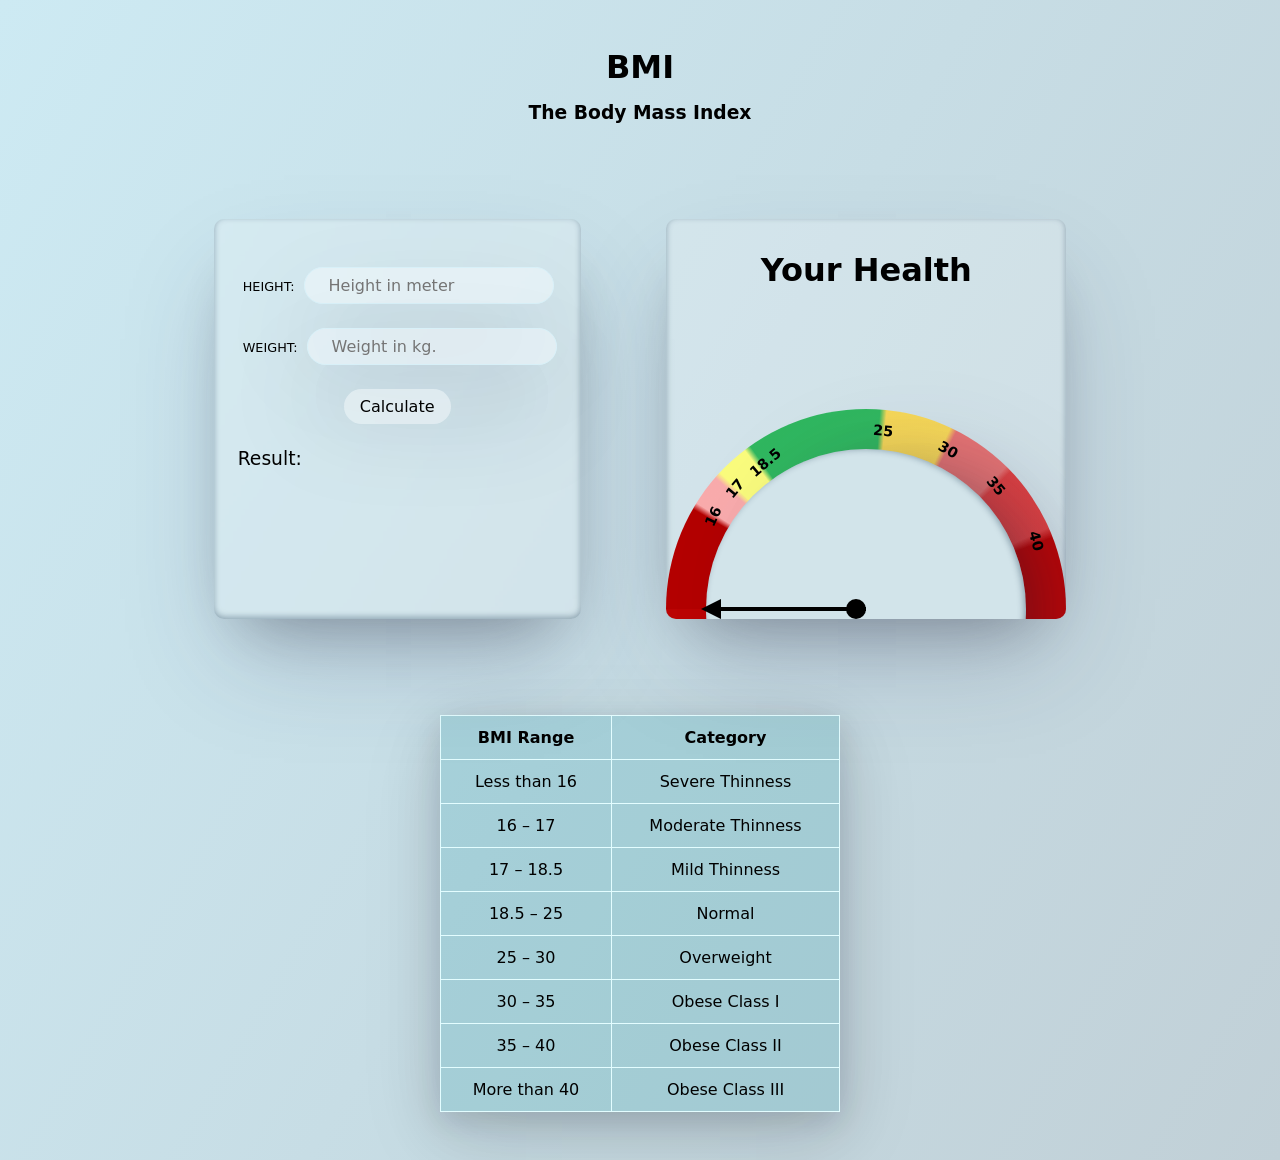
<file: BMI-calculator/index.html>
<!DOCTYPE html>
<html lang="en">

<head>
    <meta charset="UTF-8">
    <meta name="viewport" content="width=device-width, initial-scale=1.0">
    <title>Calculate BMI</title>
    <link rel="stylesheet" href="style.css">
</head>

<body>
    <div id="container">
        <h1>BMI</h1>
        <h3>The Body Mass Index</h3>
        <div class="main">
           <div class="form">
             <form id="myForm">
                <p>
                    <label for="height">
                        Height:
                    </label>
                    <input type="text" id="height" placeholder="Height in meter">
                </p>
                <p>
                    <label for="weight">
                        Weight:
                    </label>
                    <input type="text" id="weight" placeholder="Weight in kg.">
                </p>
                <button type="submit" id="Calculate">Calculate</button>
                <div class="result">
                    <h3 class="ans">
                        Result:
                    </h3>
                </div>
            </form>
           </div>
            <div class="contain">
                <div class="show">
                    <h1>Your Health</h1>
                    <p class="show-p">
                    </p>
                </div>
                <div class="meter">
                    <div class="labels">
                        <span style="left: 10%;">17</span>
                        <span style="left: 15%;">18.5</span>
                        <span style="left: 44%;">25</span>
                        <span style="left: 55%;">30</span>
                        <span style="left: 66%;">35</span>
                        <span style="left: 80%;">40</span>
                        <span>16</span>
                    </div>
                </div>
                <div class="niddle">
                    <div class="needle"></div>
                </div>
            </div>
        </div>


        <div class="table">
            <table>
                <thead>
                    <tr>
                        <th>BMI Range</th>
                        <th>Category</th>
                    </tr>
                </thead>
                <tbody>
                    <tr>
                        <td>Less than 16</td>
                        <td>Severe Thinness</td>
                    </tr>
                    <tr>
                        <td>16 – 17</td>
                        <td>Moderate Thinness</td>
                    </tr>
                    <tr>
                        <td>17 – 18.5</td>
                        <td>Mild Thinness</td>
                    </tr>
                    <tr>
                        <td>18.5 – 25</td>
                        <td>Normal</td>
                    </tr>
                    <tr>
                        <td>25 – 30</td>
                        <td>Overweight</td>
                    </tr>
                    <tr>
                        <td>30 – 35</td>
                        <td>Obese Class I</td>
                    </tr>
                    <tr>
                        <td>35 – 40</td>
                        <td>Obese Class II</td>
                    </tr>
                    <tr>
                        <td>More than 40</td>
                        <td>Obese Class III</td>
                    </tr>
                </tbody>
        </div>
    </div>
    <script src="script.js"></script>
</body>

</html>
</file>
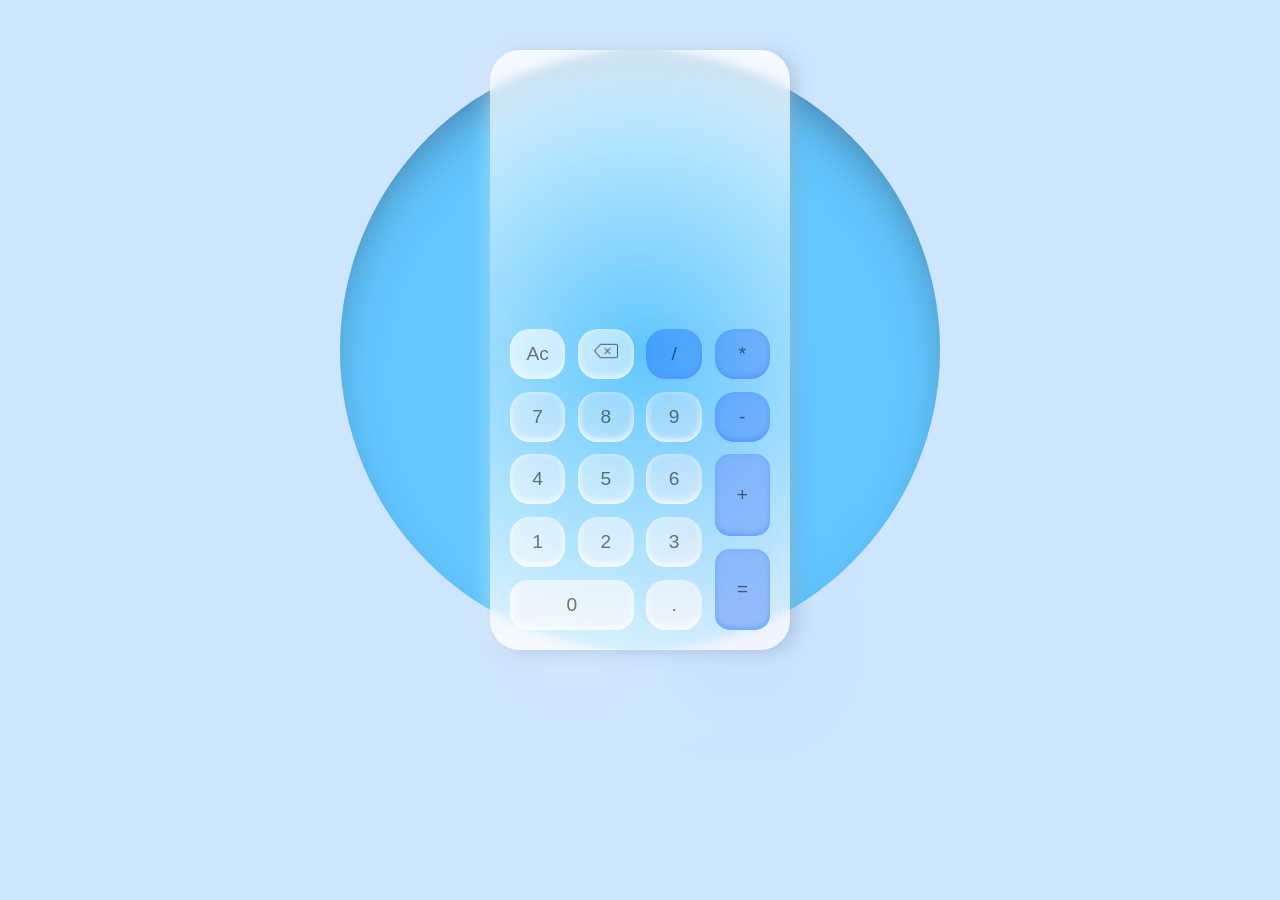
<file: calculator/index.html>
<!DOCTYPE html>
<html lang="en">

<head>
    <meta charset="UTF-8">
    <meta name="viewport" content="width=device-width, initial-scale=1.0,maximum-scale=1.0 , user-scaleable=no">
    <title>Calculator</title>
    <link rel="stylesheet" href="calc.css">
</head>

<body>
    <div class="main">
        <div class="div-nav">

        </div>
        <div class="main-content">
            <div class="content">
                <div class="main-c">
                    <div class="circle">

                    </div>
                    <div class="calculator">
                        <div class="upper-div">
                            <h3 class="h3-ques"></h3>
                            <input type="text" class="result" value=""> 
                        </div>
                        <div class="lower-div">
                            <button class="btn btn-1">Ac</button>
                            <button class="btn btn-2"><img src="backspace-icon.png" alt=""></button>
                            <button class="btn btn-3">/</button>
                            <button class="btn btn-4">*</button>
                            <button class="btn btn-5">7</button>
                            <button class="btn btn-6">8</button>
                            <button class="btn btn-7">9</button>
                            <button class="btn btn-8">-</button>
                            <button class="btn btn-9">4</button>
                            <button class="btn btn-10">5</button>
                            <button class="btn btn-11">6</button>
                            <div class="stack-btn">
                                <button class="btn btn-12">+</button>
                                <button class="btn btn-18">=</button>
                            </div>
                            <button class="btn btn-13">1</button>
                            <button class="btn btn-14">2</button>
                            <button class="btn btn-15">3</button>
                            <button class="btn btn-16">0</button>
                            <button class="btn btn-17">.</button>

                        </div>
                    </div>
                </div>
            </div>
        </div>
    </div>
    <script src="calc.js"></script>
</body>

</html>
</file>
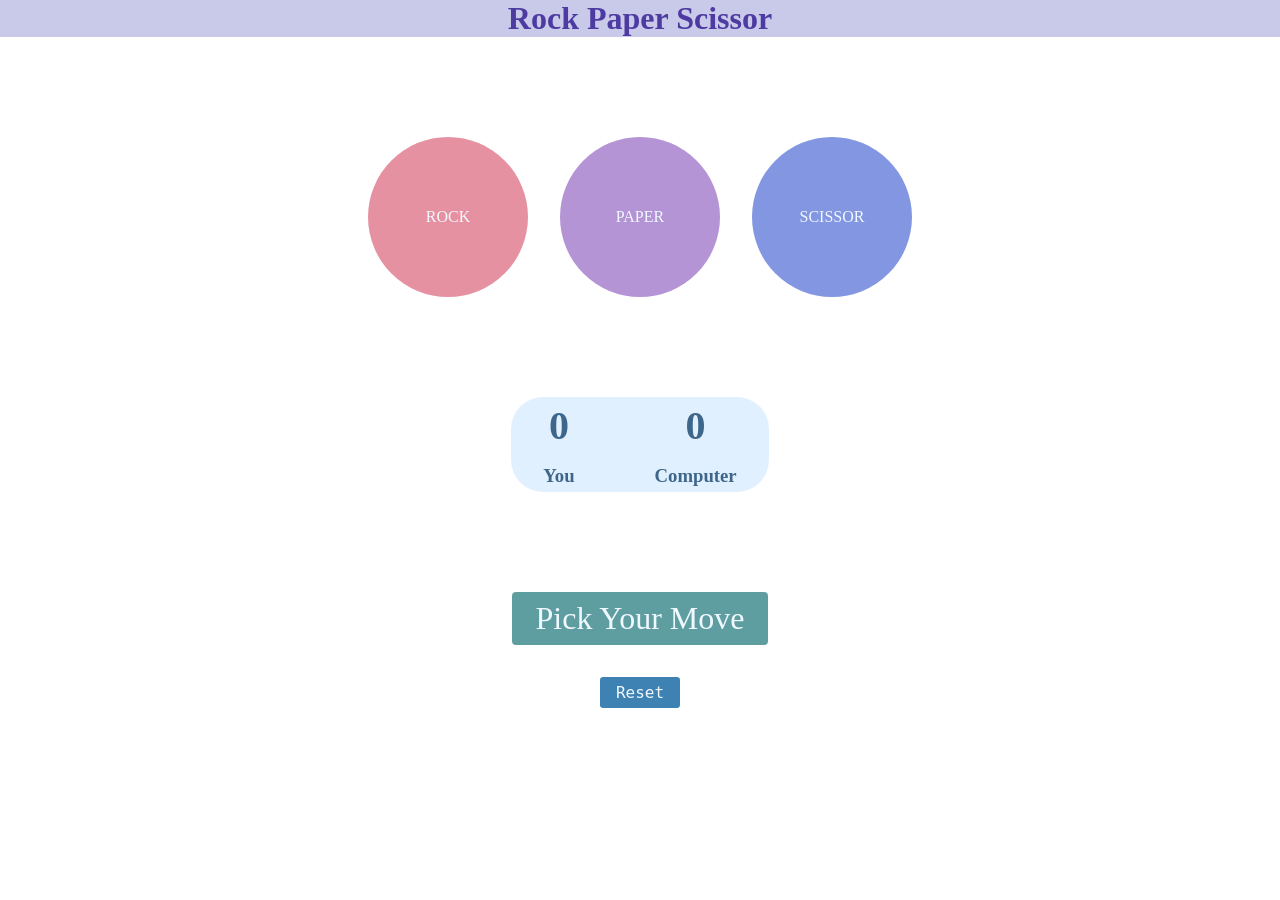
<file: Rock-Paper-Scissor/index.html>
<!DOCTYPE html>
<html lang="en">
<head>
    <meta charset="UTF-8">
    <meta name="viewport" content="width=device-width, initial-scale=1.0">
    <title>Document</title>
    <link rel="stylesheet" href="Rock.css">
</head>
<body>
    <div class="container">
        <div class="div1">
            <h1 class="heading">
                Rock Paper Scissor
            </h1>
        </div>
        <div class="div2">
            <div class="choice" id="rock">
                ROCK
            </div>
            <div class="choice" id="Paper">
                PAPER
            </div>
            <div class="choice" id="Scissor">
                SCISSOR
            </div>
        </div>
        <div class="div3">
            <div class="player">
                <h3 class="number1">0</h3>
                <h3 class="name1">You</h3>
            </div>
            <div class="computer">
                <h3 class="number2">
                    0
                </h3>
                <h3 class="name2">Computer</h3>
            </div>
        </div>
        <div class="div4">
            <h1 class="winner">
                Pick Your Move
            </h1>
        </div>
    </div>
    <button class="reset">Reset</button>
    <script src="rock.js"></script>
</body>
</html>
</file>
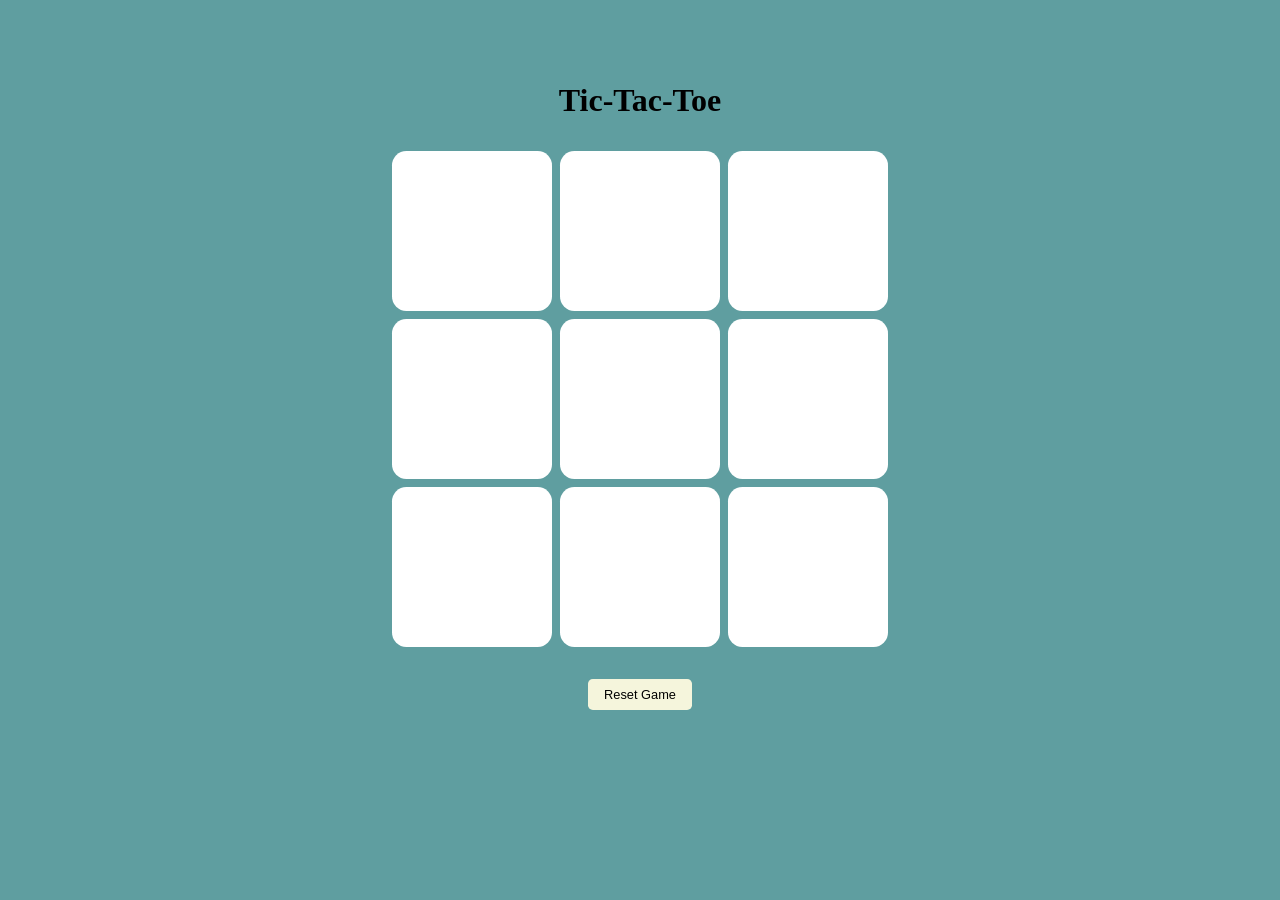
<file: Tic-Tac-Toe/index.html>
<!DOCTYPE html>
<html lang="en">

<head>
    <meta charset="UTF-8">
    <meta name="viewport" content="width=device-width, initial-scale=1.0">
    <title>Tic-Tac-Toe Game</title>
   <link rel="stylesheet" href="style.css">
</head>

<body>
    <main>

        <div class="container">
            <div class="winnermsg">
                <h1 class="h1-msg" id="msg" >
                </h1>
                <button class="new-game" id="newbt"> New Game</button>
            </div>
            <h1 class="heading">
                Tic-Tac-Toe
            </h1>
            <div class="game">
                <button class="box"></button>
                <button class="box"></button>
                <button class="box"></button>
                <button class="box"></button>
                <button class="box"></button>
                <button class="box"></button>
                <button class="box"></button>
                <button class="box"></button>
                <button class="box"></button>
            </div>
            <button class="reset">Reset Game</button>
        </div>

    </main>
    <script src="script.js"></script>
</body>

</html>
</file>
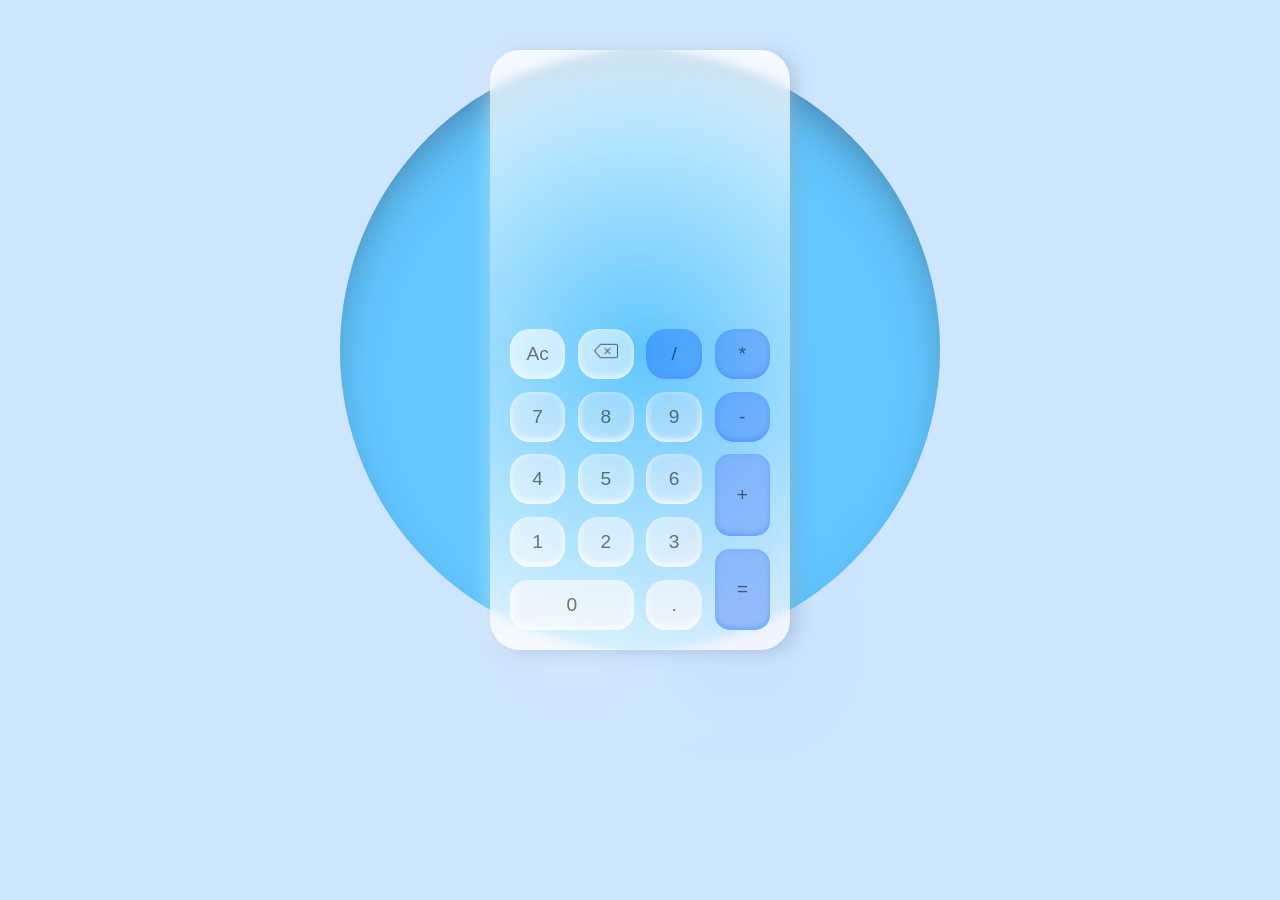
<file: calculator/calculator.html>
<!DOCTYPE html>
<html lang="en">

<head>
    <meta charset="UTF-8">
    <meta name="viewport" content="width=device-width, initial-scale=1.0,maximum-scale=1.0 , user-scaleable=no">
    <title>Calculator</title>
    <link rel="stylesheet" href="calc.css">
</head>

<body>
    <div class="main">
        <div class="div-nav">

        </div>
        <div class="main-content">
            <div class="content">
                <div class="main-c">
                    <div class="circle">

                    </div>
                    <div class="calculator">
                        <div class="upper-div">
                            <h3 class="h3-ques"></h3>
                            <input type="text" class="result" value=""> 
                        </div>
                        <div class="lower-div">
                            <button class="btn btn-1">Ac</button>
                            <button class="btn btn-2"><img src="backspace-icon.png" alt=""></button>
                            <button class="btn btn-3">/</button>
                            <button class="btn btn-4">*</button>
                            <button class="btn btn-5">7</button>
                            <button class="btn btn-6">8</button>
                            <button class="btn btn-7">9</button>
                            <button class="btn btn-8">-</button>
                            <button class="btn btn-9">4</button>
                            <button class="btn btn-10">5</button>
                            <button class="btn btn-11">6</button>
                            <div class="stack-btn">
                                <button class="btn btn-12">+</button>
                                <button class="btn btn-18">=</button>
                            </div>
                            <button class="btn btn-13">1</button>
                            <button class="btn btn-14">2</button>
                            <button class="btn btn-15">3</button>
                            <button class="btn btn-16">0</button>
                            <button class="btn btn-17">.</button>

                        </div>
                    </div>
                </div>
            </div>
        </div>
    </div>
    <script src="calc.js"></script>
</body>

</html>
</file>
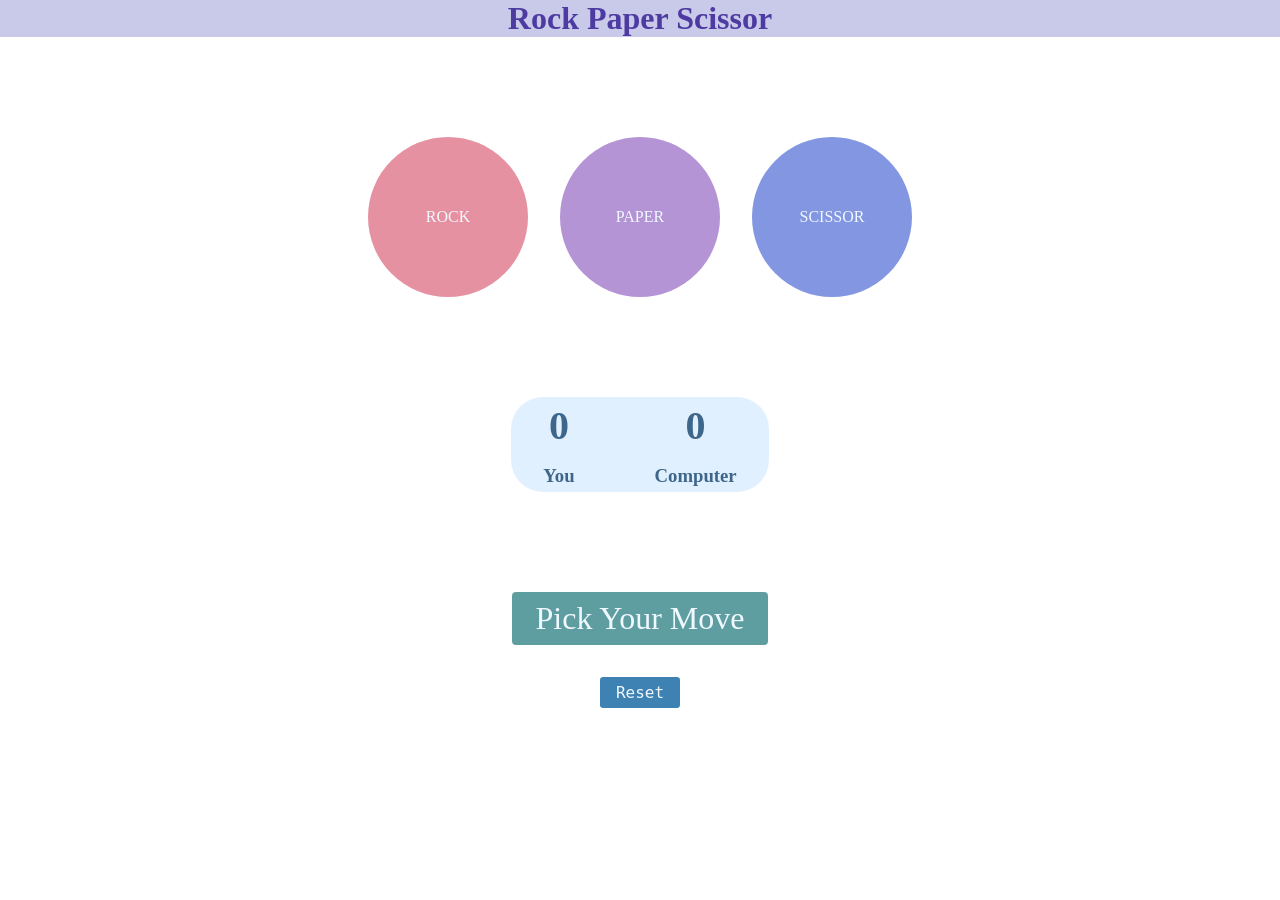
<file: Rock-Paper-Scissor/rock.html>
<!DOCTYPE html>
<html lang="en">
<head>
    <meta charset="UTF-8">
    <meta name="viewport" content="width=device-width, initial-scale=1.0">
    <title>Document</title>
    <link rel="stylesheet" href="Rock.css">
</head>
<body>
    <div class="container">
        <div class="div1">
            <h1 class="heading">
                Rock Paper Scissor
            </h1>
        </div>
        <div class="div2">
            <div class="choice" id="rock">
                ROCK
            </div>
            <div class="choice" id="Paper">
                PAPER
            </div>
            <div class="choice" id="Scissor">
                SCISSOR
            </div>
        </div>
        <div class="div3">
            <div class="player">
                <h3 class="number1">0</h3>
                <h3 class="name1">You</h3>
            </div>
            <div class="computer">
                <h3 class="number2">
                    0
                </h3>
                <h3 class="name2">Computer</h3>
            </div>
        </div>
        <div class="div4">
            <h1 class="winner">
                Pick Your Move
            </h1>
        </div>
    </div>
    <button class="reset">Reset</button>
    <script src="rock.js"></script>
</body>
</html>
</file>
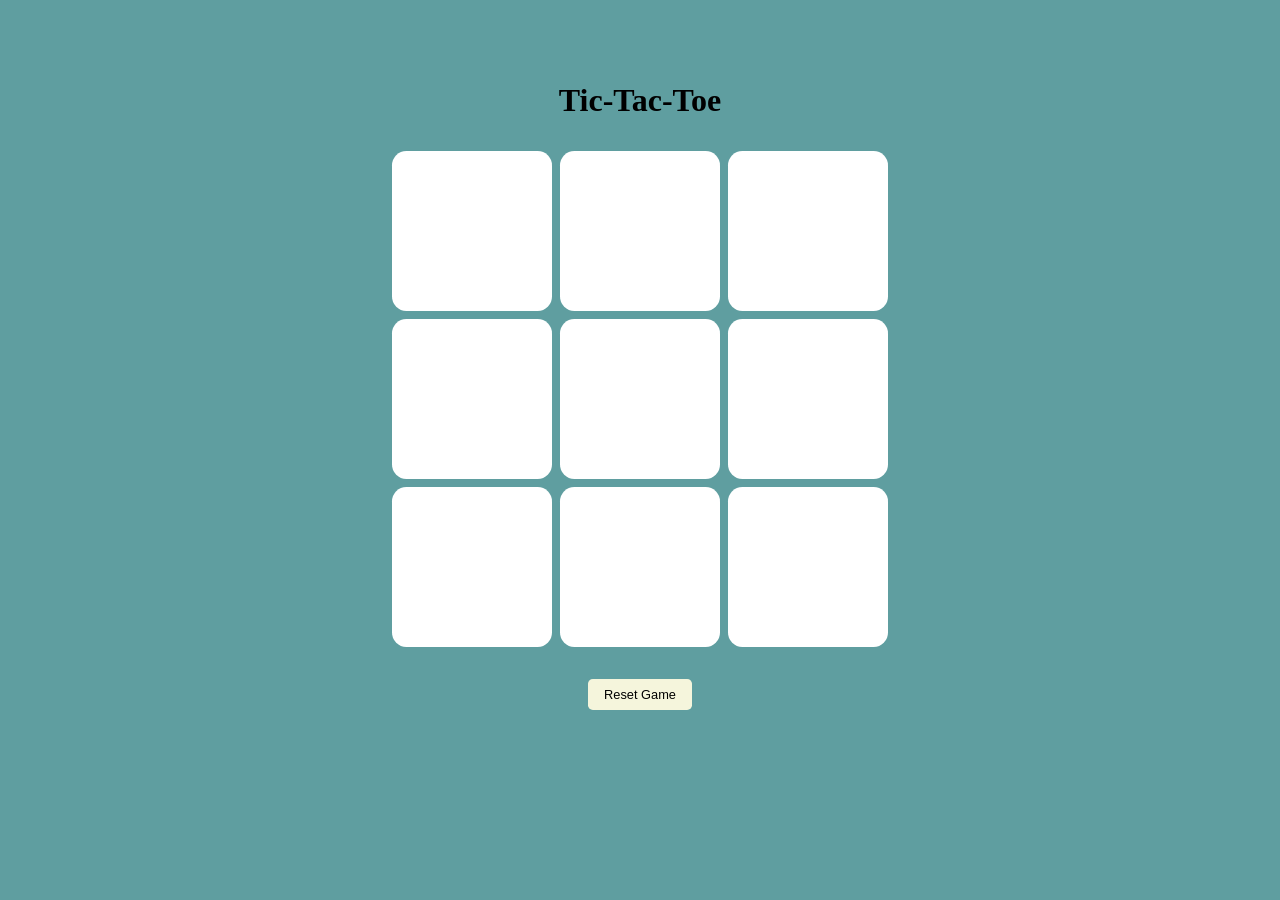
<file: Tic-Tac-Toe/Tic-tac-toe.html>
<!DOCTYPE html>
<html lang="en">

<head>
    <meta charset="UTF-8">
    <meta name="viewport" content="width=device-width, initial-scale=1.0">
    <title>Tic-Tac-Toe Game</title>
   <link rel="stylesheet" href="style.css">
</head>

<body>
    <main>

        <div class="container">
            <div class="winnermsg">
                <h1 class="h1-msg" id="msg" >
                </h1>
                <button class="new-game" id="newbt"> New Game</button>
            </div>
            <h1 class="heading">
                Tic-Tac-Toe
            </h1>
            <div class="game">
                <button class="box"></button>
                <button class="box"></button>
                <button class="box"></button>
                <button class="box"></button>
                <button class="box"></button>
                <button class="box"></button>
                <button class="box"></button>
                <button class="box"></button>
                <button class="box"></button>
            </div>
            <button class="reset">Reset Game</button>
        </div>

    </main>
    <script src="script.js"></script>
</body>

</html>
</file>
<file: BMI-calculator/style.css>
* {
    margin: 0;
    padding: 0;
    box-sizing: border-box;
    font-family: system-ui, -apple-system, BlinkMacSystemFont, 'Segoe UI', Roboto, Oxygen, Ubuntu, Cantarell, 'Open Sans', 'Helvetica Neue', sans-serif;
}

body,
html {
    width: 100%;
    height: 100%;
}

#container {
    width: 100vw;
    min-height: 100vh;
    display: flex;
    flex-direction: column;
    gap: 1rem;
    padding: 3rem 0;
    align-items: center;
    justify-content: center;
    background-image: linear-gradient(120deg, #cdeaf3 0%, #c1d0d7 100%);
    color: rgb(0, 0, 0);
}
input {
    background-color: #eff6fa94;
    padding: 0.5rem 1.5rem;
    border: 1px solid #d8f0f8;
    border-radius: 20px;
    font-size: 1rem;
    box-shadow: rgba(17, 12, 46, 0.15) 0px 48px 100px 0px;
}
.form{
    align-self: center;
    backdrop-filter: blur(1px);
    background: rgba(255, 255, 255, 0.2);
    border-radius: 10px;
    height: 400px;

    box-shadow: rgba(50, 50, 93, 0.25) 0px 50px 100px -20px, rgba(0, 0, 0, 0.3) 0px 30px 60px -30px, rgba(10, 37, 64, 0.35) 0px -2px 6px 0px inset;
    padding: 3rem 1.5rem;
}
form {
   
    display: flex;
    flex-direction: column;
    gap: 1.5rem;
    height: 100%;
    
}
.main{
    display: flex;
    width: 80%;
    height: fit-content;
    row-gap: 10vw;
    position: relative;
    justify-content: space-evenly;
    align-items: center;
    flex-wrap: wrap;
    margin-top: 5rem;
    /* border: 1px solid; */
}
label {
    text-transform: uppercase;
    font-size: 0.8rem;
    margin: 0 5px;


}
button {
    width: fit-content;
    align-self: center;
    font-size: 1rem;
    padding: 0.5rem 1rem;
    border-radius: 20px;
    border: none;
    background-color: #eff6fa94;
    cursor: pointer;

}
table {
    background-color: rgba(7, 142, 152, 0.177);
    box-shadow: rgba(17, 17, 26, 0.1) 0px 8px 24px, rgba(17, 17, 26, 0.1) 0px 16px 56px, rgba(17, 17, 26, 0.1) 0px 24px 80px;
    width: 400px;
    
    border-collapse: collapse;
}

th,
td {
    padding: 12px 15px;
    border: 1px solid rgb(227, 253, 255);
    text-align: center;
}
.ans{
    font-weight: 400;
}
.contain{
    background-color: rgba(32, 113, 184, 0);
    max-width: 400px;
    max-height: 400px;
    height: 50vh;
    width: 80vw;
    /* margin: 0 auto; */
    position: relative;
    overflow: hidden;
    display: flex;
    z-index: 0;
    justify-content: center;
     background: rgba(255, 255, 255, 0.2);
     box-shadow: rgba(50, 50, 93, 0.25) 0px 50px 100px -20px, rgba(0, 0, 0, 0.3) 0px 30px 60px -30px, rgba(10, 37, 64, 0.35) 0px -2px 6px 0px inset;
     border-radius: 10px;

}
.meter{
    width: 100%;
    height: 100%;
    display: flex;
    bottom: 10px;
    align-items: center;
    justify-content: center;
    transform: translate(0%,50%) rotate(-90deg);
    border-radius: 50%;
    position: absolute;
    background: conic-gradient(
        #b30000 0deg 30deg,      
    #ffa2a2df 32deg 41deg,      
    #ffff6ee1 43deg 52.6deg,     
    #1cb24ee3 54.6deg 94deg,    
    #fad74bec 96deg 115deg,    
    #e67373 117deg 134.5deg,  
    #de3b3bf8 136.5deg 156deg ,
    #bb0404 159deg 180deg
      );
    
}
.meter::before{
    content: "";
    width: 80%;
    height: 80%;
    background-color: rgb(210, 228, 234);
    box-shadow: rgba(50, 50, 93, 0.25) 0px 50px 100px -20px, rgba(0, 0, 0, 0.3) 0px 30px 60px -30px, rgba(10, 37, 64, 0.35) 0px -2px 6px 0px inset;
    border-radius: 50%;
    position: absolute;

}
.labels {
  position: absolute;
  transform: translate(50% ) rotate(90deg);
  z-index: 99;
  width: 100%;
  height: 20px;
  display: flex;
  justify-content: space-between;
  font-size: 12px;
  font-weight: bold;
  padding: 5px 10px;
  color: #000000;
}

.labels span {
  position: absolute;
  font-size: 0.9rem;
  /* transform: translate(-50%,50%); */
}
.labels span:nth-child(1){
    transform: rotate(-80deg) translate(-72px,32px) rotate(30deg);
}
.labels span:nth-child(2){
    transform: rotate(-80deg) translate(-46px,30px) rotate(40deg);
}
.labels span:nth-child(3){
    transform: rotate(-80deg) translate(-13px,34px) rotate(85deg);
}
.labels span:nth-child(4){
    transform: rotate(-80deg) translate(-28px,58px) rotate(110deg);
}.labels span:nth-child(5){
    transform: rotate(-80deg) translate(-63px ,68px) rotate(130deg);
}
.labels span:nth-child(6){
    transform: rotate(-80deg) translate(-120px,62px) rotate(155deg);
}.labels span:nth-child(7){
    transform: rotate(-80deg) translate(-98px,45px) rotate(15deg);
}
.niddle{
    width: 80%;
    height: 80%;
    position: absolute;
    /* height: 5px; */
    align-self: flex-end;
    bottom: 10px;
    transform: translate(0%,50%);
    border-radius: 50%;
    display: flex;
    /* justify-content:center; */
    align-items: center;
    background-color: #00000000;
    transition: all 1s ease-in;
}
.needle{
  width: 50%;
  height: 4px;
  background: black;
  position: absolute;
  transform-origin: right center;
  transform: rotate(deg);
  display: flex;
  align-items: center;
  justify-content: end;
  z-index: 95;
  transition: transform 2s ease;
}
.needle::before{
    position: absolute;
    content: "";
    width: 20px;
    height: 20px;
    z-index: 98;
    /* right:-10px;.0 0*/
    border-radius: 50%;
    background-color: #000000;
}
.needle::after{
    content: "";
    position: absolute;
    width: 0;
    height: 0;
    border-left: 10px solid transparent;
    border-right: 10px solid transparent;
    border-bottom: 20px solid black;
    left: -5px;
    transform: rotate(-90deg);
    z-index: 99;
}
.table{
   margin-top: 5rem;
}
.show{
    margin-top: 2rem;
    display: flex;
    flex-direction: column;
    gap: 2rem;
    align-items: center;
}
.show-p{
    font-size: 1.5rem;
    font-weight: 300;
}
</file>
<file: calculator/calc.css>
* {
    margin: 0;
    padding: 0;
    box-sizing: border-box;
}
body {
      margin: 0;
      padding: 0;
      touch-action: manipulation;
      user-select: none;
    }
.main {
    height: 100vh;
    width: 100vw;
    overflow: hidden;
    /* background-color: rgba(165, 208, 252, 0.551); */
}
body{
    background-color: rgba(165, 208, 252, 0.551);
}

.btn {
    /* padding: 0.9rem; */
    border: none;
    height: auto;
    font-size: 1.2rem !important;
    border-radius: 20px;
    background-color: rgba(229, 233, 242, 0.209);
    backdrop-filter: blur(0px);
    color: rgba(0, 0, 0, 0.525);
    box-shadow: rgb(255, 255, 255) 0px 50px 100px -20px,
    rgb(255, 255, 255) 0px 30px 60px -30px,
    rgb(255, 255, 255) 0px -2px 6px 0px inset;
    transition: all 0.00001ms ease-in-out;
}

.main-content {
    /* height: 100%; */
    /* width: 100%; */

}

.content {
    width: 100%;
    height: 100%;
    display: flex;
    align-items: center;
    justify-content: center;

}

.circle {
    width: 600px;
    border-radius: 100%;
    background-color: rgba(42, 184, 255, 0.65);
    box-shadow: rgba(50, 50, 93, 0.25) 0px 30px 60px -12px inset,
    rgba(0, 0, 0, 0.3) 0px 18px 36px -18px inset;
    height: 600px;
    /* width: 40px; */
    margin: auto;

}

.main-c {
    position: relative;
    width: 600px;
    display: flex;
    flex-direction: column;
    justify-content: center;
    /* align-items: center; */
    height: 700px;
    /* margin: 50px auto; */

}

.calculator {
    position: absolute;
    top: 50%;
    left: 50%;
    transform: translate(-50%, -50%);
    z-index: 1;
    display: flex;
    align-items: center;
    justify-content: space-between;
    flex-direction: column;
    padding: 20px;
    height: 600px;
    border-radius: 30px;
    background: #142640;
    background: radial-gradient(circle, rgba(0, 0, 0, 0) 0%,
    rgba(255, 255, 255, 0.825) 100%);
    box-shadow: rgba(136, 165, 191, 0.48) 6px 2px 16px 0px,
    rgba(255, 255, 255, 0.264) -6px -2px 16px 0px;
    backdrop-filter: blur(5px);
}
.lower-div{
    display: grid;
    gap: 0.8rem;
    justify-content: center;
    width: 100%;
    /* border: 1px solid black; */
    grid-template-columns: repeat(4,1fr);
    grid-auto-rows: 50px;

}
.stack-btn{
    grid-row: span 3;
    display: grid;
    grid-template-rows: repeat(2,1fr);
    gap: 0.8rem;
    height: 100%;
    grid-column: 4;
    /* border: 1px solid black ; */
}
.btn-12{
    border-radius: 15px;
     background-color: rgba(97, 155, 249, 0.647);
    box-shadow: rgba(135, 110, 235, 0.61) 0px 50px 100px -20px,
    rgb(60, 148, 249) 0px 30px 60px -30px,
    rgba(81, 148, 255, 0.673) 0px -2px 6px 0px inset;
}
.btn-3,.btn-4,.btn-8{
     background-color: rgba(4, 98, 250, 0.396);
    box-shadow: rgba(135, 110, 235, 0.61) 0px 50px 100px -20px,
    rgb(60, 148, 249) 0px 30px 60px -30px,
    rgb(81, 148, 255) 0px -2px 6px 0px inset;
}
.btn-16{
    grid-column:1 / span 2;
    width: 100%;
     border-radius: 18px;
}
.btn-18{
    border-radius: 15px;
     background-color: rgba(97, 155, 249, 0.647);
    box-shadow: rgba(135, 110, 235, 0.61) 0px 50px 100px -20px,
    rgb(60, 148, 249) 0px 30px 60px -30px,
    rgba(81, 148, 255, 0.673) 0px -2px 6px 0px inset;
}
.btn-1,.btn-2{
     background-color: rgba(255, 255, 255, 0.482);
    box-shadow: rgb(255, 255, 255) 0px 50px 100px -20px,
    rgb(255, 255, 255) 0px 30px 60px -30px,
    rgba(255, 255, 255, 0.731) 0px -2px 6px 0px inset;
}
.upper-div{
    /* border: 1px solid black; */
    width:100%;
    height: 45%;
    display: flex;
    flex-direction: column;
    align-items: end;
    justify-content: space-evenly;
    
    color: #2a2a2ade;
    font-family:system-ui, -apple-system, BlinkMacSystemFont, 'Segoe UI', Roboto, Oxygen, Ubuntu, Cantarell, 'Open Sans', 'Helvetica Neue', sans-serif;
    gap: 1rem;
}
.h3-ques{
    opacity: 0.8;
}
.result{
    all: unset;
    width: 95%;
    height: 30%;
    text-align: right;
    font-family:system-ui, -apple-system, BlinkMacSystemFont, 'Segoe UI', Roboto, Oxygen, Ubuntu, Cantarell, 'Open Sans', 'Helvetica Neue', sans-serif;
    box-sizing: border-box;
    font-size: 2rem;
}
.btn-2 img{
    width: 1.5rem;
    opacity: 0.6;
} 
.btn:hover{
    will-change: transform; 
    transform: scale(1.05);
}
.btn:active{
    transform: scale(1.12);
    
}
</file>
<file: Rock-Paper-Scissor/Rock.css>
*{
    margin: 0;
    padding: 0;
    box-sizing: border-box;
}
.container{
    display: flex;
    /* justify-content: center; */
    align-items: center;
    flex-direction: column;
    row-gap: 100px;
    
}
.div1{
    background-color: rgba(74, 74, 185, 0.295);
    width: 100%;
    text-align: center;
    /* padding: 0.7rem 0; */
    color: rgb(77, 59, 161);
    font-family:fantasy;
    cursor: default;
}
.div2{
    display: flex;
    column-gap: 2rem;

}
#rock{
    background-color: rgba(215, 81, 106, 0.629);
    width: 10rem;
    height: 10rem;
    border-radius: 50%;
    display: flex;
    align-items: center;
    justify-content: center;
    color: aliceblue;
    transition: transform 0.2s ease-in-out;
    /* font-family:fantasy; */
}
#Paper{
    background-color: rgba(123, 68, 182, 0.567);
    width: 10rem;
    height: 10rem;
    border-radius: 50%;
    display: flex;
    align-items: center;
    justify-content: center;
    color: aliceblue;
    transition: transform 0.2s ease-in-out;
    /* font-family:fantasy; */
}
#Scissor{
    background-color: rgba(81, 108, 215, 0.708);
    width: 10rem;
    height: 10rem;
    border-radius: 50%;
    display: flex;
    align-items: center;
    justify-content: center;
    color: aliceblue;
    transition: transform 0.3s ;
    /* font-family:fantasy; */
   
}
#rock:active,#Paper:active,#Scissor:active{
    transform: scale(1.2);
}
#rock:hover{
    outline: 4px solid rgba(156, 31, 119, 0.688);
    cursor: pointer;
    opacity: 80%;
    box-shadow: 1px 1px 20px 5px rgba(162, 162, 162, 0.885);
}
#Paper:hover{
    cursor: pointer;
    opacity: 80%;
    outline: 4px solid rgba(102, 31, 156, 0.658);
    box-shadow: 1px 1px 20px 5px rgba(162, 162, 162, 0.885);
}
#Scissor:hover{
    outline: 4px solid rgba(6, 31, 171, 0.542);
    box-shadow: 1px 1px 20px 5px rgba(162, 162, 162, 0.885);
    cursor: pointer;
    opacity: 80%;
}
.div4{
    background-color: cadetblue;
    color: aliceblue;
    font-weight: 100;
    padding: 0.5rem 1.5rem;
    border-radius: 4px;
    cursor: default;
}
.winner{
    font-weight: 100;
}
.div3{
    display: flex;
    gap: 5rem;
    background-color: rgba(204, 230, 253, 0.578);
    padding: 0.3rem 2rem;
    border-radius: 2rem;
    cursor: default;
}
.player,.computer{
    display: flex;
    flex-direction: column;
    align-items: center;
    gap: 1rem;
    color: rgb(62, 102, 138);
    
}
.number1,.number2{
    font-size: 2.5rem;
}
.reset{
    background-color: rgb(62, 130, 179);
    padding: 0.4rem 1rem ;
    border: none;
    color: aliceblue;
    font-size: 1rem;
    font-family: 'monospace';
    border-radius: 0.2rem;
    display: flex;
    margin: 0 auto;
    margin-top: 2rem;
}
</file>
<file: Tic-Tac-Toe/style.css>
*{
    margin: 0;
    padding: 0;
}
body{
    background-color: cadetblue;
}
.container{
    width: 100%;
    display: flex;
    padding-top: 50px;
    flex-direction: column;
    justify-content: center;
    align-items: center;
    gap :2rem;
    margin:0 auto;
}
.game{
    display: grid;
    width: fit-content;
    grid-template-columns:1fr 1fr 1fr ;
    gap: 0.5rem;
    justify-content: center;
    align-items: center;


}
.box{
    width: 10rem;
    height: 10rem;
    border-radius: 0.9rem;
    border: none;
    color: crimson;
    font-size: 3.8rem;
    background-color: white;
}
.reset{
    padding: 0.5rem 1rem;
    border: none;
    border-radius: 0.3rem;
    background-color: beige;
    font-size: 0.8rem;
}
#newbt{
    padding: 0.5rem 1rem;
    border: none;
    border-radius: 0.3rem;
    background-color: beige;
    font-size: 0.8rem;
}
.new-game{
    display: none;
}
#msg{
    padding-bottom: 1rem;
    color: bisque;
}
.h1-msg{
    display: none;
}
.winnermsg{
    display: flex;
    flex-direction: column;
    justify-content: center;
    align-items: center;
}
</file>
